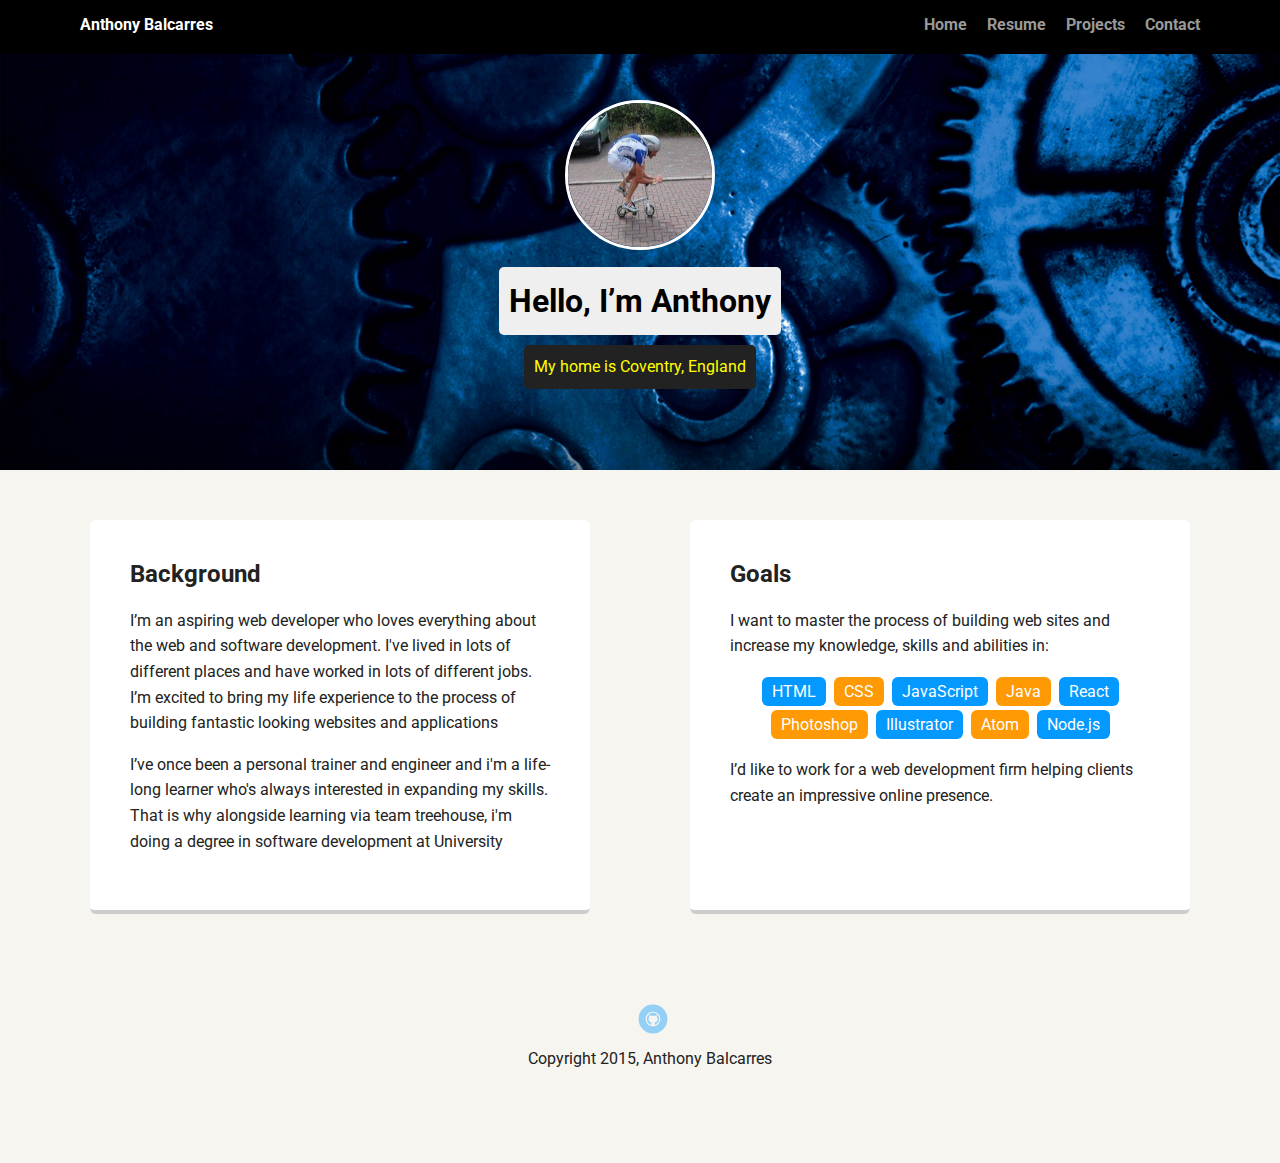
<file: techdegreeproject1 starter files/portfolio_update_v1/index.html>
<!doctype html>
<html lang="en">
<head>
  <meta charset="utf-8">
  <title>Anthony Balcarres' Profile</title>
  <meta name="viewport" content="width=device-width, initial-scale=1.0">
  <link rel="stylesheet" href="styles.css">
  <link href="https://fonts.googleapis.com/css?family=Muli%7CRoboto:400,300,500,700,900" rel="stylesheet"></head>
  <body>

    <div class="main-nav">
        <ul class="nav">
          <li class="name">Anthony Balcarres</li>
          <li><a href="index.html">Home</a></li>
          <li><a href="resume.html">Resume</a></li>
          <li><a href="Projects.html">Projects</a></li>
          <li><a href="contact.html">Contact</a></li>

        </ul>
    </div>

    <header>
      <img src="images\Man-Riding-Tiny-Bicycle-Funny-Image.jpg" alt="Cyclist riding tiny bike" class="profile-image">
      <h1 class="tag name">Hello, I’m Anthony</h1>
      <p class="tag location">My home is Coventry, England</p>
    </header>

    <main class="flex">
      <div class="card">
        <h2>Background</h2>
        <p>I’m an aspiring web developer who loves everything about the web and software development. I've lived in lots of different places and have worked in lots of different jobs. I’m excited to bring my life experience to the process of building fantastic looking websites and applications</p>
        <p>I’ve once been a personal trainer and engineer and i'm a life-long learner who's always interested in expanding my skills. That is why alongside learning via team treehouse, i'm doing a degree in software development at University</p>
      </div>

      <div class="card">
        <h2>Goals</h2>
        <p>I want to master the process of building web sites and increase my knowledge, skills and abilities in:</p>
        <ul class="skills">
          <li>HTML</li>
          <li>CSS</li>
          <li>JavaScript</li>
          <li>Java</li>
          <li>React</li>
          <li>Photoshop</li>
          <li>Illustrator</li>
          <li>Atom</li>
          <li>Node.js</li>
        </ul>
        <p>I’d like to work for a web development firm helping clients create an impressive online presence.</p>
      </div>

    </main>
    <footer>
      <ul>
        <li><a href="https://github.com/ABalcarres" target="_blank" class="social github">Github</a></li>
      </ul>
      <p class="copyright">Copyright 2015, Anthony Balcarres</p>
    </footer>
  </body>
  </html>
</file>
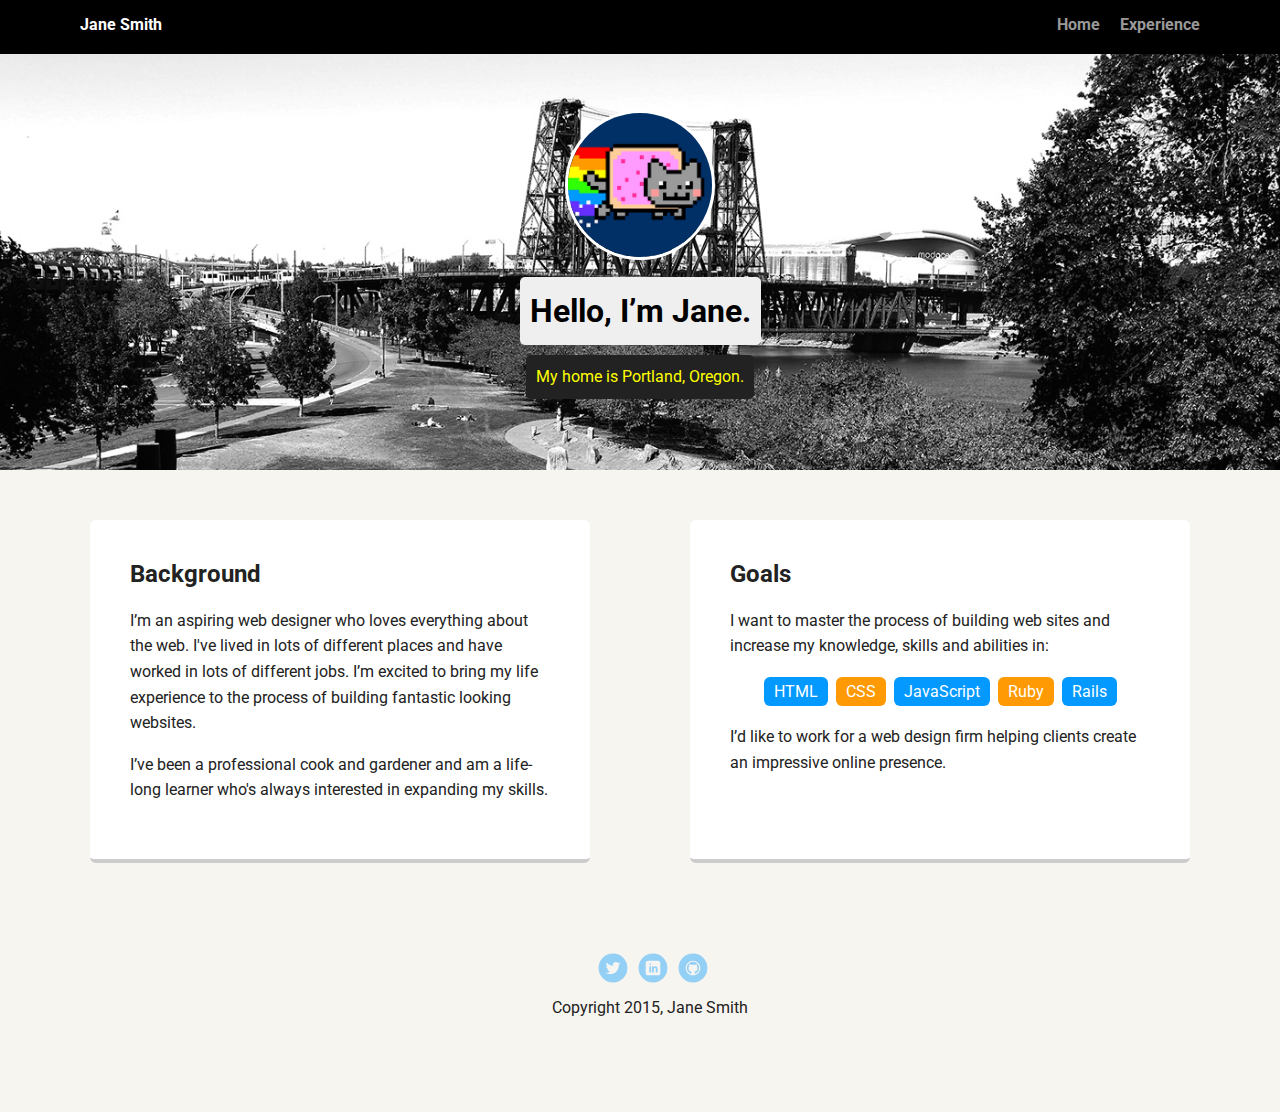
<file: techdegreeproject1/portfolio_update_v1/index.html>
<!doctype html>
<html lang="en">
<head>
  <meta charset="utf-8">
  <title>Jane Smith's Profile</title>
  <meta name="viewport" content="width=device-width, initial-scale=1.0">
  <link rel="stylesheet" href="styles.css">
  <link href="https://fonts.googleapis.com/css?family=Muli%7CRoboto:400,300,500,700,900" rel="stylesheet"></head>
  <body>

    <div class="main-nav">
        <ul class="nav">
          <li class="name">Jane Smith</li>
          <li><a href="#">Home</a></li>
          <li><a href="#">Experience</a></li>
        </ul>
    </div>

    <header>
      <img src="images/me.png" alt="Drawing of Jane Smith" class="profile-image">
      <h1 class="tag name">Hello, I’m Jane.</h1>
      <p class="tag location">My home is Portland, Oregon.</p>
    </header>

    <main class="flex">
      <div class="card">
        <h2>Background</h2>
        <p>I’m an aspiring web designer who loves everything about the web. I've lived in lots of different places and have worked in lots of different jobs. I’m excited to bring my life experience to the process of building fantastic looking websites.</p>
        <p>I’ve been a professional cook and gardener and am a life-long learner who's always interested in expanding my skills.</p>
      </div> 

      <div class="card">
        <h2>Goals</h2>
        <p>I want to master the process of building web sites and increase my knowledge, skills and abilities in:</p>
        <ul class="skills">
          <li>HTML</li>
          <li>CSS</li>
          <li>JavaScript</li>
          <li>Ruby</li>
          <li>Rails</li>
        </ul>
        <p>I’d like to work for a web design firm helping clients create an impressive online presence.</p>
      </div> 

    </main>
    <footer>
      <ul>
        <li><a href="#" class="social twitter">Twitter</a></li>
        <li><a href="#" class="social linkedin">LinkedIn</a></li>
        <li><a href="#" class="social github">Github</a></li>
      </ul>
      <p class="copyright">Copyright 2015, Jane Smith</p>
    </footer>
  </body>
  </html>
</file>
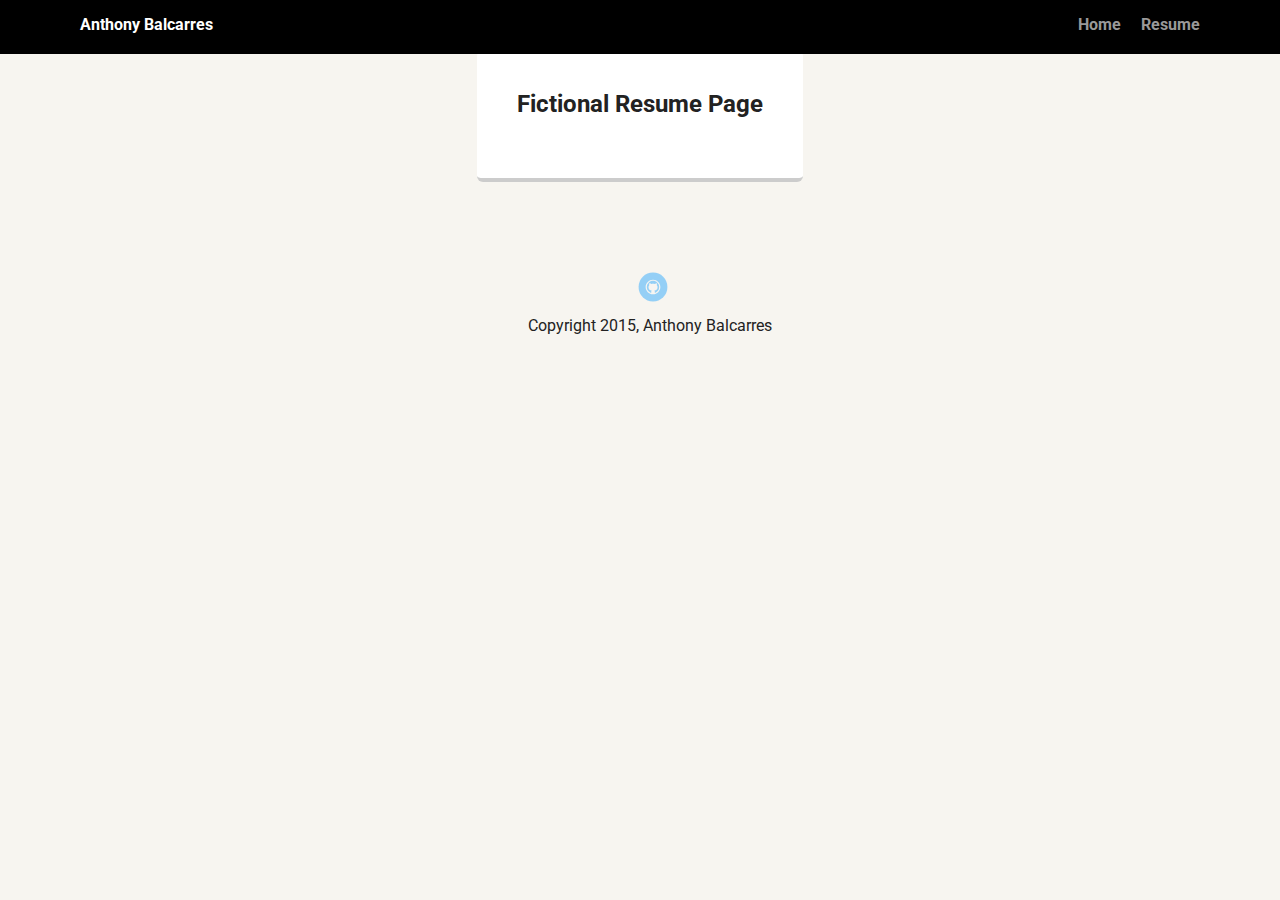
<file: techdegreeproject1 starter files/portfolio_update_v1/resume.html>
<!doctype html>
<html lang="en">
<head>
  <meta charset="utf-8">
  <title>Anthony Balcarres' Profile</title>
  <meta name="viewport" content="width=device-width, initial-scale=1.0">
  <link rel="stylesheet" href="styles.css">
  <link href="https://fonts.googleapis.com/css?family=Muli%7CRoboto:400,300,500,700,900" rel="stylesheet"></head>
  <body>

    <div class="main-nav">
        <ul class="nav">
          <li class="name">Anthony Balcarres</li>
          <li><a href="index.html">Home</a></li>
          <li><a href="resume.html">Resume</a></li>

        </ul>
    </div>



    <main class="flex">
      <div class="card">
        <h2>Fictional Resume Page</h2>

      </div>


    </main>
    <footer>
      <ul>
        <li><a href="https://github.com/ABalcarres" target="_blank" class="social github">Github</a></li>
      </ul>
      <p class="copyright">Copyright 2015, Anthony Balcarres</p>
    </footer>
  </body>
  </html>
</file>
<file: techdegreeproject1 starter files/portfolio_update_v1/styles.css>
/* Global Layout Set-up */
* {
  box-sizing: border-box;
}

body {
  margin: 0;
  padding: 0;
  text-align: center;
  font-family: 'Roboto', sans-serif;
  color: #222;
  background: #f7f5f0;
}
/* Link Styles */

a {
  text-decoration: none;
  color: #999;
}
a:hover {
  color: #6633ff;
}

/* Section Styles */

.main-nav {
  width: 100%;
  background: black;
  min-height: 30px;
  padding: 10px;
  position: fixed;
  text-align: center;
}
.nav {
  display: flex;
  justify-content: space-around;
  font-weight: 700;
  list-style-type: none;
  margin: 0 auto;
  padding: 0;
}

.nav .name {
    display: block;
    margin-right: auto;
    color: white;
}
.nav li {
  padding: 5px 10px 10px 10px;
}
.nav a {
  transition: all .5s;
}
.nav a:hover {
  color: white
}

header {
  padding-top: 50px;
  background: url('images/gear background.jpg');
  background-repeat: no-repeat;
  background-size: cover;




}
header {
  line-height: 1.5;
}
header .profile-image {
  margin-top: 50px;
  width: 150px;
  height: 150px;
  border-radius: 50%;
  border: 3px solid white;
  transition: all .5s;
}
header .profile-image:hover {
  transform: scale(1.2) rotate(5deg);
}
.tag {
  background-color: #efefef;
  color: black;
  padding: 10px;
  border-radius: 5px;
  display: table;
  margin: 10px auto;
}
.location {
  background-color: #222;
  color: yellow;
}
.card {
  margin: 30px;
  padding: 20px 40px 40px;
  max-width: 500px;
  text-align: left;
  background: #fff;
  border-bottom: 4px solid #ccc;
  border-radius: 6px;
  transition: all .5s;
}
.card:hover {
  border-color: #ff99ff;
}

ul.skills {
  padding: 0;
  text-align: center;
}

.skills li {
  border-radius: 6px;
  display: inline-block;
  background: #ff9904;
  color: white;
  padding: 5px 10px;
  margin: 2px;
}

.skills li:nth-child(odd) {
  background: #0399ff;
}

footer {
  width: 100%;
  min-height: 30px;
  padding: 20px 0 40px 20px;
}

footer .copyright {
  top: -8px;
  font-size: .75em;
}

footer ul {
  list-style-type: none;
  margin: 0;
  padding: 0;
}

footer ul li {
  display: inline-block;
}

a.social {
  display: inline-block;
  text-indent: -9999px;
  margin-left: 5px;
  width: 30px;
  height: 30px;
  background-size: 30px 30px;
  opacity: .4;
  transition: all .5s;
}
a.twitter {
  background-image: url(images/twitter.svg);
}
a.linkedin {
  background-image: url(images/linkedin.svg);
}
a.github {
  background-image: url(images/github.svg);
}
a.social:hover {
  opacity: 1;
}
.clearfix {
  clear: both;
}

/* Styles for larger screens */
@media screen and (min-width: 720px) {

  .flex {
      display: -ms-flexbox;      /* TWEENER - IE 10 */
      display: flex;
      max-width: 1200px;
      -ms-flex-pack: distribute;
      justify-content: space-around;
      margin: 0 auto;
  }

  header {
    min-height: 470px;
  }

  .nav {
    max-width: 1200px;
    padding: 0 30px;
  }


  main {
    padding-top: 20px;
  }

  main p {
    line-height: 1.6em;
  }

  footer {
    font-size: 1.3em;
    max-width: 1200px;
    margin: 40px auto;
  }

}
</file>
<file: techdegreeproject1/portfolio_update_v1/styles.css>
/* Global Layout Set-up */
* { 
  box-sizing: border-box;
}
  
body {
  margin: 0;
  padding: 0;
  text-align: center;
  font-family: 'Roboto', sans-serif;
  color: #222;
  background: #f7f5f0;
}
/* Link Styles */

a {
  text-decoration: none;
  color: #999;
}
a:hover {
  color: #6633ff;
}

/* Section Styles */

.main-nav {
  width: 100%;
  background: black;
  min-height: 30px;
  padding: 10px;
  position: fixed;
  text-align: center;
}
.nav {
  display: flex;
  justify-content: space-around;
  font-weight: 700;
  list-style-type: none;
  margin: 0 auto;
  padding: 0;
}

.nav .name {
    display: block;
    margin-right: auto;
    color: white;
}
.nav li {
  padding: 5px 10px 10px 10px;
}
.nav a {
  transition: all .5s;
}
.nav a:hover {
  color: white
}

header {
  text-align: center;
  background: url('images/portland.jpg') no-repeat top center ;
  background-size: cover;
  overflow: hidden;
  padding-top: 60px;
}
header {
  line-height: 1.5;
}
header .profile-image {
  margin-top: 50px;
  width: 150px;
  height: 150px;
  border-radius: 50%;
  border: 3px solid white;
  transition: all .5s;
}
header .profile-image:hover {
  transform: scale(1.2) rotate(5deg);
}
.tag {
  background-color: #efefef;
  color: black;
  padding: 10px;
  border-radius: 5px;
  display: table;
  margin: 10px auto;
} 
.location {
  background-color: #222;
  color: yellow;
}
.card {
  margin: 30px;
  padding: 20px 40px 40px;
  max-width: 500px;
  text-align: left;
  background: #fff;
  border-bottom: 4px solid #ccc;
  border-radius: 6px;
  transition: all .5s;
}
.card:hover {
  border-color: #ff99ff;
}

ul.skills {
  padding: 0;
  text-align: center;
}

.skills li {
  border-radius: 6px;
  display: inline-block;
  background: #ff9904;
  color: white;
  padding: 5px 10px;
  margin: 2px;
}

.skills li:nth-child(odd) {
  background: #0399ff;
}

footer {
  width: 100%;
  min-height: 30px;
  padding: 20px 0 40px 20px;
}

footer .copyright {
  top: -8px;
  font-size: .75em;
}

footer ul {
  list-style-type: none;
  margin: 0;
  padding: 0;
}

footer ul li {
  display: inline-block;
}

a.social {
  display: inline-block;
  text-indent: -9999px;
  margin-left: 5px;
  width: 30px;
  height: 30px;
  background-size: 30px 30px;
  opacity: .4;
  transition: all .5s;
}
a.twitter {
  background-image: url(images/twitter.svg);
}
a.linkedin {
  background-image: url(images/linkedin.svg);
}
a.github {
  background-image: url(images/github.svg);
}
a.social:hover {
  opacity: 1;
}
.clearfix {
  clear: both;
}

/* Styles for larger screens */
@media screen and (min-width: 720px) {
  
  .flex {
      display: -ms-flexbox;      /* TWEENER - IE 10 */
      display: flex; 
      max-width: 1200px;
      -ms-flex-pack: distribute;
      justify-content: space-around;
      margin: 0 auto;
  }

  header {
    min-height: 470px;
  }

  .nav {
    max-width: 1200px;
    padding: 0 30px;
  }


  main {
    padding-top: 20px;
  }

  main p {
    line-height: 1.6em;
  }

  footer {
    font-size: 1.3em;
    max-width: 1200px;
    margin: 40px auto;
  }

}
</file>
